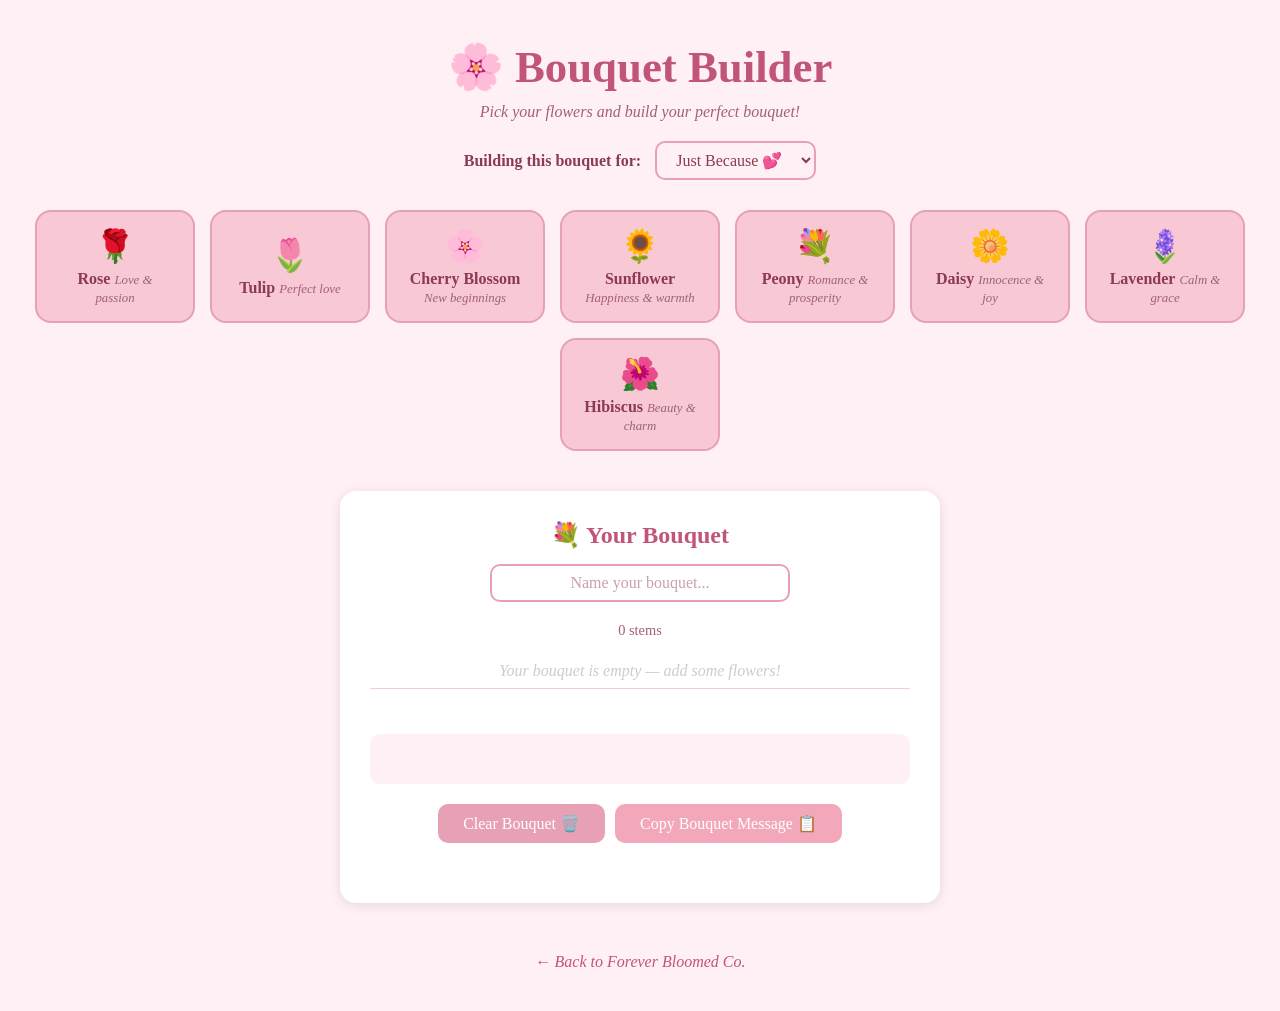
<file: app.html>
<!DOCTYPE html>
<html lang="en">
<head>
    <meta charset="UTF-8">
    <meta name="viewport" content="width=device-width, initial-scale=1.0">
    <title>Bouquet Builder 🌸</title>
    <style>
        * { box-sizing: border-box; margin: 0; padding: 0; }

        body {
            background-color: #fff0f5;
            font-family: 'Georgia', serif;
            color: #4a4a4a;
            text-align: center;
            padding: 40px 20px;
        }

        h1 { font-size: 2.8em; color: #c0547a; margin-bottom: 10px; }

        p.subtitle { font-style: italic; color: #a0607a; margin-bottom: 20px; }

        #occasion-selector {
            margin-bottom: 30px;
        }

        #occasion-selector label {
            font-weight: bold;
            color: #8b3a52;
            margin-right: 10px;
        }

        #occasion-selector select {
            padding: 8px 15px;
            border-radius: 10px;
            border: 2px solid #e8a0b4;
            font-family: 'Georgia', serif;
            color: #8b3a52;
            background-color: #fff0f5;
            font-size: 1em;
        }

        #flower-grid {
            display: flex;
            flex-wrap: wrap;
            justify-content: center;
            gap: 15px;
            margin-bottom: 40px;
        }

        .flower-btn {
            background-color: #f8c8d4;
            border: 2px solid #e8a0b4;
            border-radius: 16px;
            padding: 15px 20px;
            cursor: pointer;
            font-size: 1em;
            font-family: 'Georgia', serif;
            color: #8b3a52;
            transition: transform 0.1s, background-color 0.2s;
            width: 160px;
        }

        .flower-btn:hover { background-color: #f2a7bb; transform: scale(1.05); }
        .flower-btn .emoji { font-size: 2em; display: block; margin-bottom: 5px; }
        .flower-btn .name { font-weight: bold; }
        .flower-btn .meaning { font-size: 0.8em; font-style: italic; color: #a0607a; }

        #bouquet-box {
            background-color: #fff;
            border-radius: 16px;
            box-shadow: 0 2px 12px rgba(0,0,0,0.1);
            max-width: 600px;
            margin: 0 auto 30px auto;
            padding: 30px;
        }

        #bouquet-box h2 { color: #c0547a; margin-bottom: 15px; }

        #name-input-area {
            margin-bottom: 20px;
        }

        #name-input-area input {
            padding: 8px 15px;
            border-radius: 10px;
            border: 2px solid #e8a0b4;
            font-family: 'Georgia', serif;
            color: #8b3a52;
            font-size: 1em;
            width: 100%;
            max-width: 300px;
            text-align: center;
        }

        #name-input-area input::placeholder { color: #c8a0b0; }

        #bouquet-list {
            list-style: none;
            margin-bottom: 20px;
            min-height: 60px;
        }

        #bouquet-list li {
            padding: 8px 0;
            border-bottom: 1px solid #f8c8d4;
            font-size: 1em;
        }

        #bouquet-message {
            background-color: #fff0f5;
            border-radius: 10px;
            padding: 15px;
            font-style: italic;
            color: #8b3a52;
            margin-bottom: 20px;
            min-height: 50px;
        }

        #stem-count { font-size: 0.9em; color: #a0607a; margin-bottom: 15px; }

        .action-btns { display: flex; gap: 10px; justify-content: center; flex-wrap: wrap; }

        .action-btns button {
            border: none;
            border-radius: 10px;
            padding: 10px 25px;
            color: white;
            font-size: 1em;
            font-family: 'Georgia', serif;
            cursor: pointer;
        }

        #clear-btn { background-color: #e8a0b4; }
        #clear-btn:hover { background-color: #c0547a; }
        #copy-btn { background-color: #f2a7bb; }
        #copy-btn:hover { background-color: #c0547a; }

        #copy-confirm {
            font-size: 0.85em;
            color: #c0547a;
            font-style: italic;
            margin-top: 10px;
            min-height: 20px;
        }

        #back-link {
            display: inline-block;
            margin-top: 20px;
            color: #c0547a;
            text-decoration: none;
            font-style: italic;
        }

        #back-link:hover { text-decoration: underline; }
    </style>
</head>
<body>

    <h1>🌸 Bouquet Builder</h1>
    <p class="subtitle">Pick your flowers and build your perfect bouquet!</p>

    <!-- Occasion Selector -->
    <div id="occasion-selector">
        <label for="occasion">Building this bouquet for:</label>
        <select id="occasion">
            <option value="general">Just Because 💕</option>
            <option value="wedding">Wedding 💍</option>
            <option value="birthday">Birthday 🎂</option>
            <option value="sympathy">Sympathy 🤍</option>
            <option value="anniversary">Anniversary 🥂</option>
        </select>
    </div>

    <!-- Flower Grid -->
    <div id="flower-grid">
        <button class="flower-btn" onclick="addFlower('🌹', 'Rose', 'Love & passion')">
            <span class="emoji">🌹</span>
            <span class="name">Rose</span>
            <span class="meaning">Love & passion</span>
        </button>
        <button class="flower-btn" onclick="addFlower('🌷', 'Tulip', 'Perfect love')">
            <span class="emoji">🌷</span>
            <span class="name">Tulip</span>
            <span class="meaning">Perfect love</span>
        </button>
        <button class="flower-btn" onclick="addFlower('🌸', 'Cherry Blossom', 'New beginnings')">
            <span class="emoji">🌸</span>
            <span class="name">Cherry Blossom</span>
            <span class="meaning">New beginnings</span>
        </button>
        <button class="flower-btn" onclick="addFlower('🌻', 'Sunflower', 'Happiness & warmth')">
            <span class="emoji">🌻</span>
            <span class="name">Sunflower</span>
            <span class="meaning">Happiness & warmth</span>
        </button>
        <button class="flower-btn" onclick="addFlower('💐', 'Peony', 'Romance & prosperity')">
            <span class="emoji">💐</span>
            <span class="name">Peony</span>
            <span class="meaning">Romance & prosperity</span>
        </button>
        <button class="flower-btn" onclick="addFlower('🌼', 'Daisy', 'Innocence & joy')">
            <span class="emoji">🌼</span>
            <span class="name">Daisy</span>
            <span class="meaning">Innocence & joy</span>
        </button>
        <button class="flower-btn" onclick="addFlower('🪻', 'Lavender', 'Calm & grace')">
            <span class="emoji">🪻</span>
            <span class="name">Lavender</span>
            <span class="meaning">Calm & grace</span>
        </button>
        <button class="flower-btn" onclick="addFlower('🌺', 'Hibiscus', 'Beauty & charm')">
            <span class="emoji">🌺</span>
            <span class="name">Hibiscus</span>
            <span class="meaning">Beauty & charm</span>
        </button>
    </div>

    <!-- Bouquet Box -->
    <div id="bouquet-box">
        <h2>💐 Your Bouquet</h2>

        <div id="name-input-area">
            <input type="text" id="bouquet-name" placeholder="Name your bouquet...">
        </div>

        <div id="stem-count">0 stems</div>

        <ul id="bouquet-list">
            <li style="color:#ccc; font-style:italic;">Your bouquet is empty — add some flowers!</li>
        </ul>

        <div id="bouquet-message"></div>

        <div class="action-btns">
            <button id="clear-btn" onclick="clearBouquet()">Clear Bouquet 🗑️</button>
            <button id="copy-btn" onclick="copyBouquet()">Copy Bouquet Message 📋</button>
        </div>
        <div id="copy-confirm"></div>
    </div>

    <a href="scratch.html" id="back-link">← Back to Forever Bloomed Co.</a>

    <script>
        const bouquet = [];

        const messages = {
            'Rose': 'Your bouquet carries deep love and passion. ❤️',
            'Tulip': 'A bouquet of perfect, devoted love. 🌷',
            'Cherry Blossom': 'New beginnings and beautiful transitions. 🌸',
            'Sunflower': 'Radiating warmth, joy, and positivity! 🌻',
            'Peony': 'Romantic, lush, and full of good fortune. 💕',
            'Daisy': 'Pure, joyful, and full of innocence. 🌼',
            'Lavender': 'Calm, graceful, and deeply serene. 🪻',
            'Hibiscus': 'Delicate beauty that captivates the heart. 🌺',
        };

        const occasionMessages = {
            'general': 'A heartfelt bouquet, just because. 💕',
            'wedding': 'Wishing you a lifetime of love and blooms. 💍',
            'birthday': 'May your day be as bright as these flowers! 🎂',
            'sympathy': 'Sending love and peace during this tender time. 🤍',
            'anniversary': 'Celebrating another beautiful year together. 🥂',
        };

        function addFlower(emoji, name, meaning) {
            bouquet.push({ emoji, name, meaning });
            updateBouquet();
        }

        function updateBouquet() {
            const list = document.getElementById('bouquet-list');
            const stemCount = document.getElementById('stem-count');
            const message = document.getElementById('bouquet-message');
            const occasion = document.getElementById('occasion').value;

            list.innerHTML = '';
            bouquet.forEach(flower => {
                const li = document.createElement('li');
                li.textContent = `${flower.emoji} ${flower.name} — ${flower.meaning}`;
                list.appendChild(li);
            });

            stemCount.textContent = `${bouquet.length} stem${bouquet.length !== 1 ? 's' : ''}`;

            if (bouquet.length === 0) {
                list.innerHTML = '<li style="color:#ccc; font-style:italic;">Your bouquet is empty — add some flowers!</li>';
                message.textContent = '';
            } else {
                const last = bouquet[bouquet.length - 1];
                const flowerMsg = messages[last.name] || 'A beautiful and unique bouquet! 🌸';
                const occasionMsg = occasionMessages[occasion];
                message.textContent = `${flowerMsg} ${occasionMsg}`;
            }
        }

        function clearBouquet() {
            bouquet.length = 0;
            document.getElementById('bouquet-name').value = '';
            document.getElementById('copy-confirm').textContent = '';
            updateBouquet();
        }

        function copyBouquet() {
            if (bouquet.length === 0) {
                document.getElementById('copy-confirm').textContent = 'Add some flowers first! 🌸';
                return;
            }

            const name = document.getElementById('bouquet-name').value || 'My Bouquet';
            const occasion = document.getElementById('occasion').value;
            const occasionMsg = occasionMessages[occasion];
            const flowerList = bouquet.map(f => `${f.emoji} ${f.name}`).join(', ');
            const last = bouquet[bouquet.length - 1];
            const flowerMsg = messages[last.name] || '';

            const text = `💐 ${name}\nOccasion: ${document.getElementById('occasion').options[document.getElementById('occasion').selectedIndex].text}\nFlowers: ${flowerList}\n\n${flowerMsg} ${occasionMsg}`;

            navigator.clipboard.writeText(text).then(() => {
                document.getElementById('copy-confirm').textContent = 'Copied to clipboard! 🌸';
                setTimeout(() => {
                    document.getElementById('copy-confirm').textContent = '';
                }, 3000);
            });
        }
    </script>

</body>
</html>
</file>
